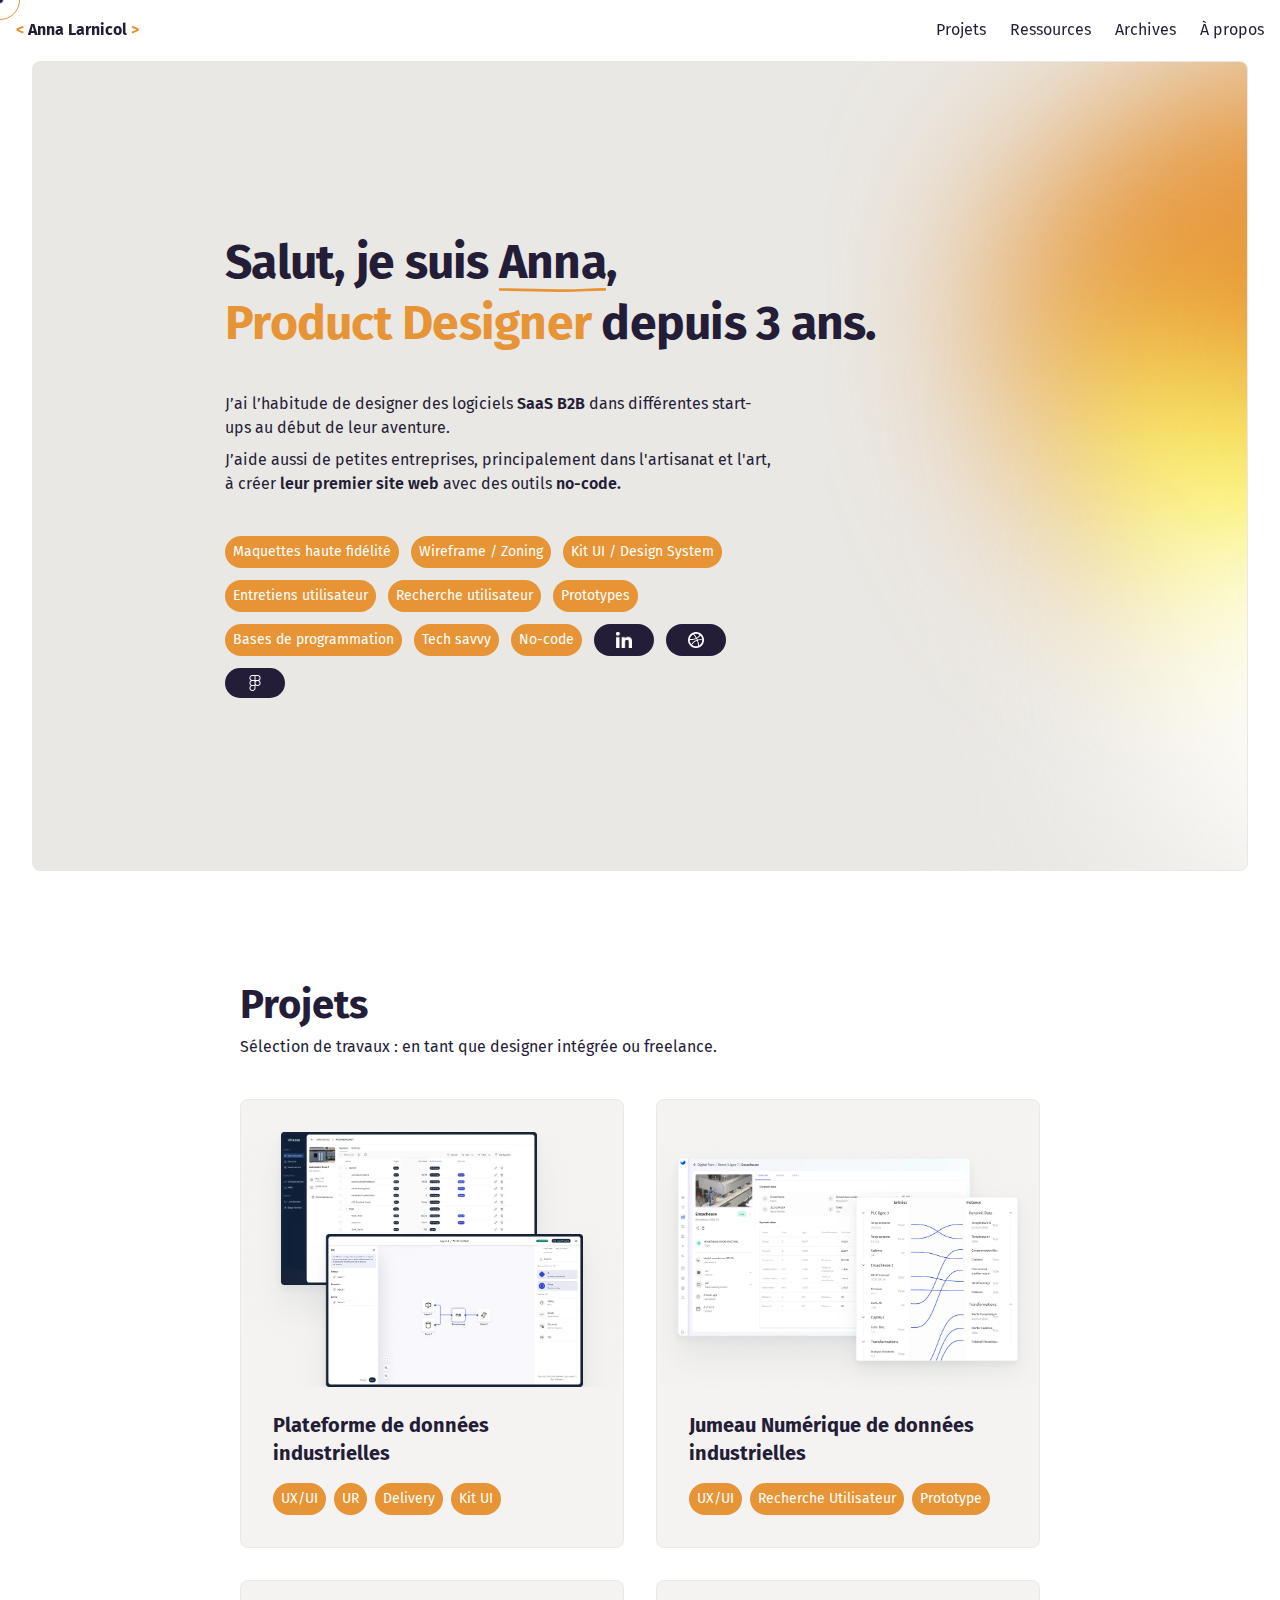
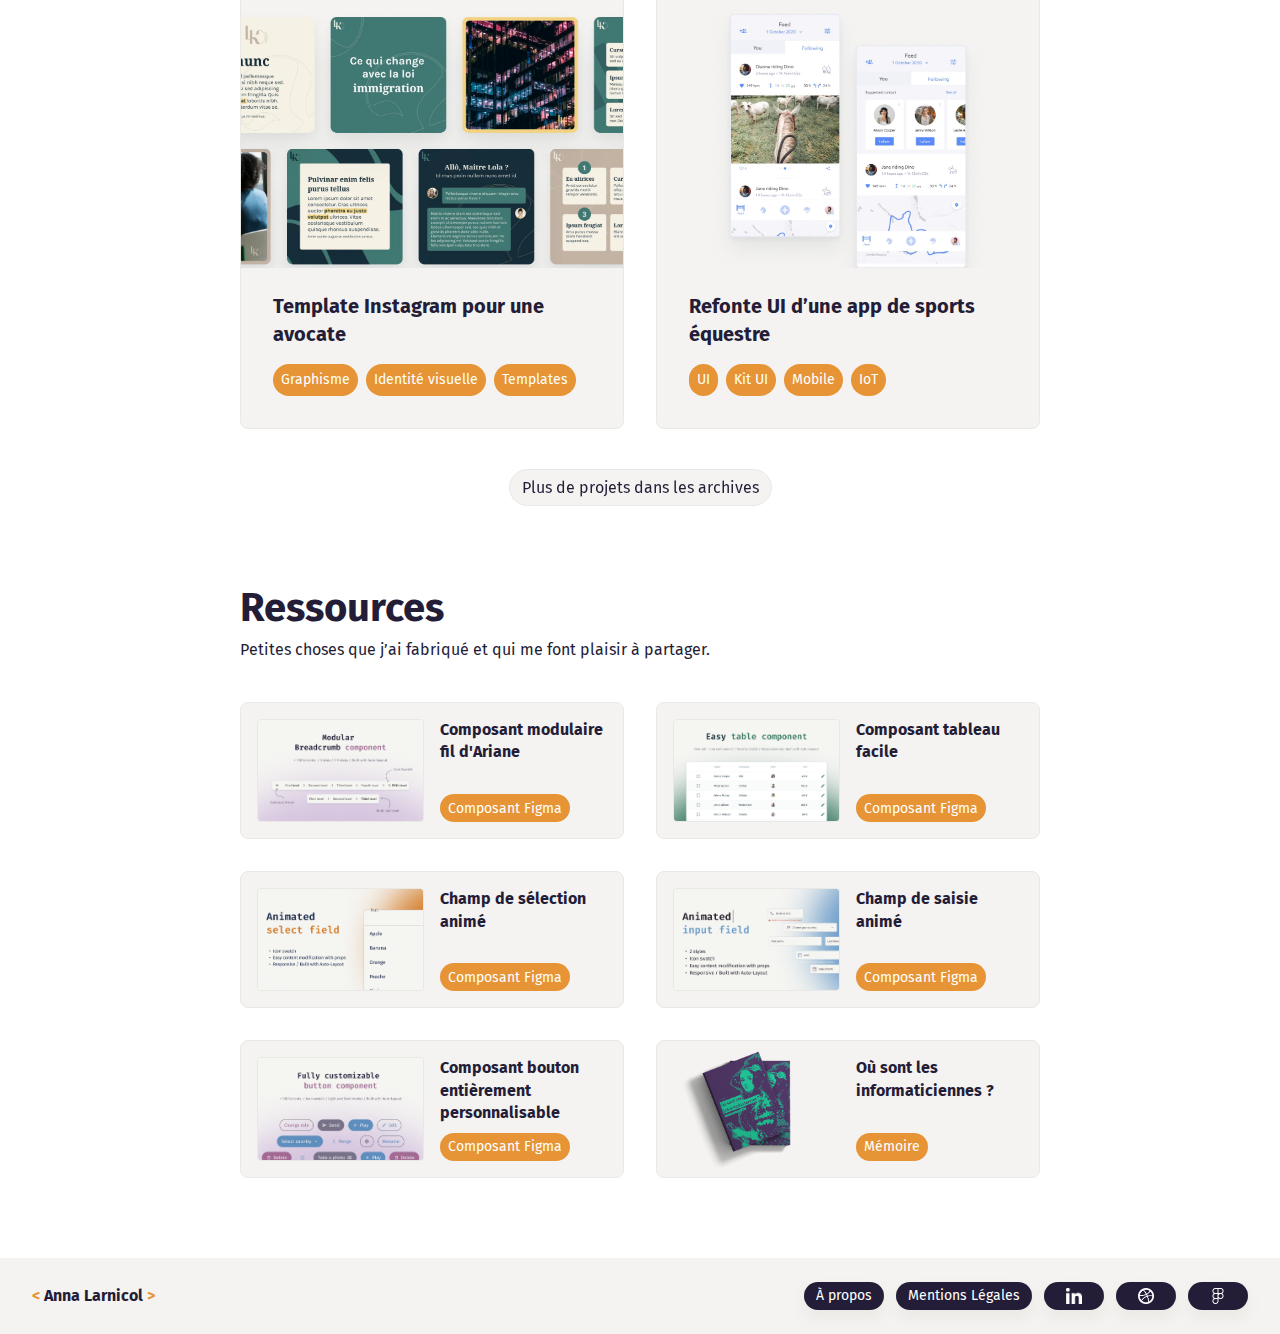
<file: index.html>
<!DOCTYPE html>
<html lang="fr">

<head>
    <meta charset="UTF-8">
    <meta name="viewport" content="width=device-width, initial-scale=1.0">
    <title>Anna Larnicol // Product Designer</title>
    <link href="https://fonts.googleapis.com/css2?family=Fira+Code:wght@300..700&display=swap" rel="stylesheet">
    <link
        href="https://fonts.googleapis.com/css2?family=Fira+Sans:ital,wght@0,100;0,200;0,300;0,400;0,500;0,600;0,700;0,800;0,900;1,100;1,200;1,300;1,400;1,500;1,600;1,700;1,800;1,900&display=swap"
        rel="stylesheet">
    <link rel="stylesheet" href="style.css">
    <script src="script.js"></script>
  	<!-- Hotjar Tracking Code for https://annalarnicol.com/ -->
	<script>
		(function(h,o,t,j,a,r){
			h.hj=h.hj||function(){(h.hj.q=h.hj.q||[]).push(arguments)};
			h._hjSettings={hjid:5167997,hjsv:6};
			a=o.getElementsByTagName('head')[0];
			r=o.createElement('script');r.async=1;
			r.src=t+h._hjSettings.hjid+j+h._hjSettings.hjsv;
			a.appendChild(r);
		})(window,document,'https://static.hotjar.com/c/hotjar-','.js?sv=');
	</script>
    <!-- <script type="text/javascript" src="https://cdn.weglot.com/weglot.min.js"></script>
    <script>
        Weglot.initialize({
            api_key: 'wg_4dcfaf7dc6597c39c02ed51ee070515b2'
        });
    </script> -->

</head>

<body>
   <div class="cursor desktop" id="cursor"></div>
  <div class="cursor-big desktop" id="cursorBig"></div>
    <div id="nav">
        <a class="logo-anna nowrap desktop" href="index.html">
            <span class="color"><</span> Anna Larnicol <span class="color">></span>
        </a>
        <a class="logo-anna nowrap mobile" href="index.html">
            <span class="color"><</span>AL<span class="color">></span>
        </a>
        <div id="menu">
            <a href="index.html#projets">Projets</a>
            <a class="desktop" href="index.html#ressources">Ressources</a>
            <a href="archives.html">Archives</a>
            <a id="aproposBTN" onclick="openAPropos()">À propos</a>
        </div>
    </div>

    <div id="hero">
        <div id="hero-infos">
            <h1>Salut, <span class="nowrap">je suis <span class="underline">Anna</span>,</span> <br><span
                    class="color">Product
                    Designer</span> <span class="nowrap">depuis 3 ans.</span></h1>
            <div>
                <p style="font-size: 16px !important;">J’ai l’habitude de designer des logiciels <span class="bold">SaaS B2B</span> dans différentes
                    start-ups <span class="nowrap">au début de&nbspleur aventure.</span>
                </p>
                <p style="font-size: 16px !important;">J’aide aussi de petites entreprises, principalement dans l'artisanat et l'art, à créer <span
                        class="bold">leur premier site web</span> avec des outils <span class="bold">no-code.</span></p>
            </div>
            <ul id="badges">
                <li>Maquettes haute fidélité</li>
                <li>Wireframe / Zoning</li>
                <li>Kit UI / Design System</li>
                <li>Entretiens utilisateur</li>
                <li>Recherche utilisateur</li>
                <li>Prototypes</li>
                <li>Bases de programmation</li>
                <li>Tech savvy</li>
                <li>No-code</li>
                <a href="https://www.linkedin.com/in/anna-larnicol/" target="_blank" class="lien"><img
                        src="linkedin.png" alt="Linkedin" class="logo"></a>
                <a href="https://dribbble.com/Anna_Larnicol" target="_blank" class="lien"><img src="dribbble.png"
                        alt="Dribbble" class="logo"></a>
                <a href="https://www.figma.com/@anna_larnicol" target="_blank" class="lien"><img src="figma.png"
                        alt="Figma" class="logo"></a>
            </ul>              
        </div>
        <svg id="svgHero" class="desktop" width="421" height="675" viewBox="0 0 421 675" fill="none" xmlns="http://www.w3.org/2000/svg">
            <g style="mix-blend-mode:multiply" filter="url(#filter0_f_846_44272)">
            <path fill-rule="evenodd" clip-rule="evenodd" d="M247.369 385.549C196.784 307.227 160.348 213.017 175.541 130.907C190.377 50.7231 260.177 15.2525 322.617 -21.1332C385.353 -57.6913 451.96 -108.787 528.132 -74.5581C602.98 -40.9244 632.598 59.2827 676.403 137.846C718.814 213.912 778.649 287.604 774.868 367.965C770.809 454.224 723.008 524.234 656.658 557.442C592.833 589.387 512.853 568.321 437.655 536.74C364.489 506.011 294.806 458.996 247.369 385.549Z" fill="#E69435"/>
            </g>
            <g style="mix-blend-mode:overlay" filter="url(#filter1_f_846_44272)">
            <path fill-rule="evenodd" clip-rule="evenodd" d="M251.178 234.561C314.007 181.318 400.008 243.727 472.22 267.766C520.167 283.728 559.496 309.677 590.644 347.57C622.323 386.109 644.33 429.469 647.466 480.96C651.723 550.871 666.704 633.868 611.193 685.002C554.77 736.976 468.008 726.781 398.323 710.457C339.951 696.783 298.455 654.381 268.807 604.797C243.085 561.779 249.957 509.952 247.493 458.205C243.83 381.289 187.928 288.161 251.178 234.561Z" fill="#F4F3F1"/>
            </g>
            <g style="mix-blend-mode:overlay" filter="url(#filter2_f_846_44272)">
            <path fill-rule="evenodd" clip-rule="evenodd" d="M652.537 911.532C578.483 947.566 510.608 865.811 446.594 824.644C404.09 797.311 372.409 762.433 351.61 718.01C330.457 672.829 319.868 625.37 329.576 574.705C342.757 505.916 348.788 421.793 415.229 385.992C482.761 349.603 564.299 380.958 627.775 414.023C680.945 441.721 710.653 493.075 727.104 548.455C741.377 596.502 721.89 645.015 711.468 695.761C695.977 771.19 727.087 875.258 652.537 911.532Z" fill="#F4F3F1"/>
            </g>
            <defs>
            <filter id="filter0_f_846_44272" x="0.0579224" y="-257.852" width="946.981" height="1003.18" filterUnits="userSpaceOnUse" color-interpolation-filters="sRGB">
            <feFlood flood-opacity="0" result="BackgroundImageFix"/>
            <feBlend mode="normal" in="SourceGraphic" in2="BackgroundImageFix" result="shape"/>
            <feGaussianBlur stdDeviation="86" result="effect1_foregroundBlur_846_44272"/>
            </filter>
            <filter id="filter1_f_846_44272" x="49.1964" y="41.6543" width="775.329" height="854.018" filterUnits="userSpaceOnUse" color-interpolation-filters="sRGB">
            <feFlood flood-opacity="0" result="BackgroundImageFix"/>
            <feBlend mode="normal" in="SourceGraphic" in2="BackgroundImageFix" result="shape"/>
            <feGaussianBlur stdDeviation="86" result="effect1_foregroundBlur_846_44272"/>
            </filter>
            <filter id="filter2_f_846_44272" x="153.947" y="197.705" width="750.201" height="894.773" filterUnits="userSpaceOnUse" color-interpolation-filters="sRGB">
            <feFlood flood-opacity="0" result="BackgroundImageFix"/>
            <feBlend mode="normal" in="SourceGraphic" in2="BackgroundImageFix" result="shape"/>
            <feGaussianBlur stdDeviation="86" result="effect1_foregroundBlur_846_44272"/>
            </filter>
            </defs>
            </svg>  
    </div>

    <div id="apropos">
        <h2>À propos</h2>
        <button class="close-button hoverEffect" id="aproposCloseBTN" onclick="closeAPropos()">X</button>

        <p>Autonome et rigoureuse, j’ai un fort intérêt pour la tech, surtout quand elle est responsable et engagée.
        </p>
        <p>Les process métier complexes ne me font pas peur et je travaille main dans la main avec les développeurs.
        </p>
        <p>J’ai évolué principalement en tant que seule designer dans des start-up early stage/pre-PMF en B2B
            (coopérative de données, app pour objet connecté, SaaS industriel). Cela m'a permis de collaborer en
            lien étroit avec des équipes très variées.</p>
        <img src="tele.jpg" alt="">
        <h3>Experiences</h3>

        <div id="experiences" class="blocTimeline"></div>
        <h3>Formations</h3>

        <div id="formations" class="blocTimeline"></div>
        <h3>Compétences</h3>

        <div class="competences">
            <h4>Design UX/UI</h4>
            <p>Tests et recherche utilisateur, maquettes basse et haute fidélité, prototypage, kits UI.</p>
            <h4>Tech savvy</h4>
            <p>Bases d’HTML/CSS, JavaScript, compréhension des frameworks frontend (React, Angular) ainsi que du cycle de vie d’un logiciel web. </p>
            <h4>Design Graphique</h4>
            <p>Edition, identité, communication print et web</p>
            <h4>Outils</h4>
            <p>Figma, Notion, Linear, Suite Adobe, Dovetail, Blender, Webflow.</p>
            <p class="softskills">Grande capacité d’adaptation et d’apprentissage, réactivité et proactivité, autonomie.
            </p>
        </div>
        <h3>Langues</h3>

        <div class="competences">
            <h4>Francais</h4>
            <p>Maternel</p>
            <h4>Anglais</h4>
            <p>Professionnel</p>
            <h4>Breton</h4>
            <p>Insultes uniquement</p>
        </div>
    </div>
    
    <div id="aproposOverlay" class="overlay" onclick="closeAPropos()" style="display: none;"></div>

    <div id="projets">
        <div class="title">
            <h2>Projets</h2>
            <p>Sélection de travaux : en tant que designer intégrée ou freelance. </p>
                  </div>
        <div id="liste-projets"></div>
        <a href="archives.html"><button class="hoverEffect">Plus de projets dans les archives</button></a>
    </div>

    <div id="p-details" style="display: none;">
        <div class="p-header">
            <div class="header">
                <div class="p-header-title">
                    <h3 id="p-title"></h3>
                    <div class="p-sous-titre">
                        <p id="p-category"></p>
                        <p class="color bold">-</p>
                        <p id="p-date"></p>
                    </div>
                </div>
                <a href="#projets"><button class="close-button hoverEffect" id="close-button">X</button></a>
            </div>
            <img id="p-fi" alt="">
            <div id="p-text">
           
                    <h4>Contexte</h4>
                    <p id="p-context"></p>
            
                    <h4>Challenge</h4>
                    <p id="p-challenge"></p>
            
                    <h4>Actions</h4>
                    <p id="p-actions"></p>
             
            </div>
        </div>
        <div id="p-images">
        </div>
        <div id="p-nav">
            <div id="p-prev" class="nav-project hoverEffect"></div>
            <button class="desktop hoverEffect" id="projet-button">Retour à la liste des projets</button>
            <div id="p-next" class="nav-project hoverEffect"></div>
        </div>        
    </div>
    <div id="p-overlay" class="overlay" onclick="closeProjet()" style="display: none;"></div>

    <div id="ressources">
        <div class="title">
            <h2>Ressources</h2>
            <p>Petites choses que j’ai fabriqué et qui me font plaisir à partager.</p>
        </div>
        <div id="ressourcesListe"></div>
    </div>

    <div class="footer">
        <a class="logo-anna nowrap" href="index.html">
            <span class="color"><</span> Anna Larnicol <span class="color">></span>
        </a>
        <ul class="badges">
            <a class="lien" onclick="openAPropos()">À propos</a>
            <a class="lien" href="mentions-legales.html" class="desktop">Mentions Légales</a>
            <a href="https://www.linkedin.com/in/anna-larnicol/" target="_blank" class="lien"><img src="linkedin.png"
                    alt="Linkedin" class="logo"></a>
            <a href="https://dribbble.com/Anna_Larnicol" target="_blank" class="lien"><img src="dribbble.png"
                    alt="Dribbble" class="logo"></a>
            <a href="https://www.figma.com/@anna_larnicol" target="_blank" class="lien"><img src="figma.png" alt="Figma"
                    class="logo"></a>
        </ul>
    </div>

</body>

</html>
</file>
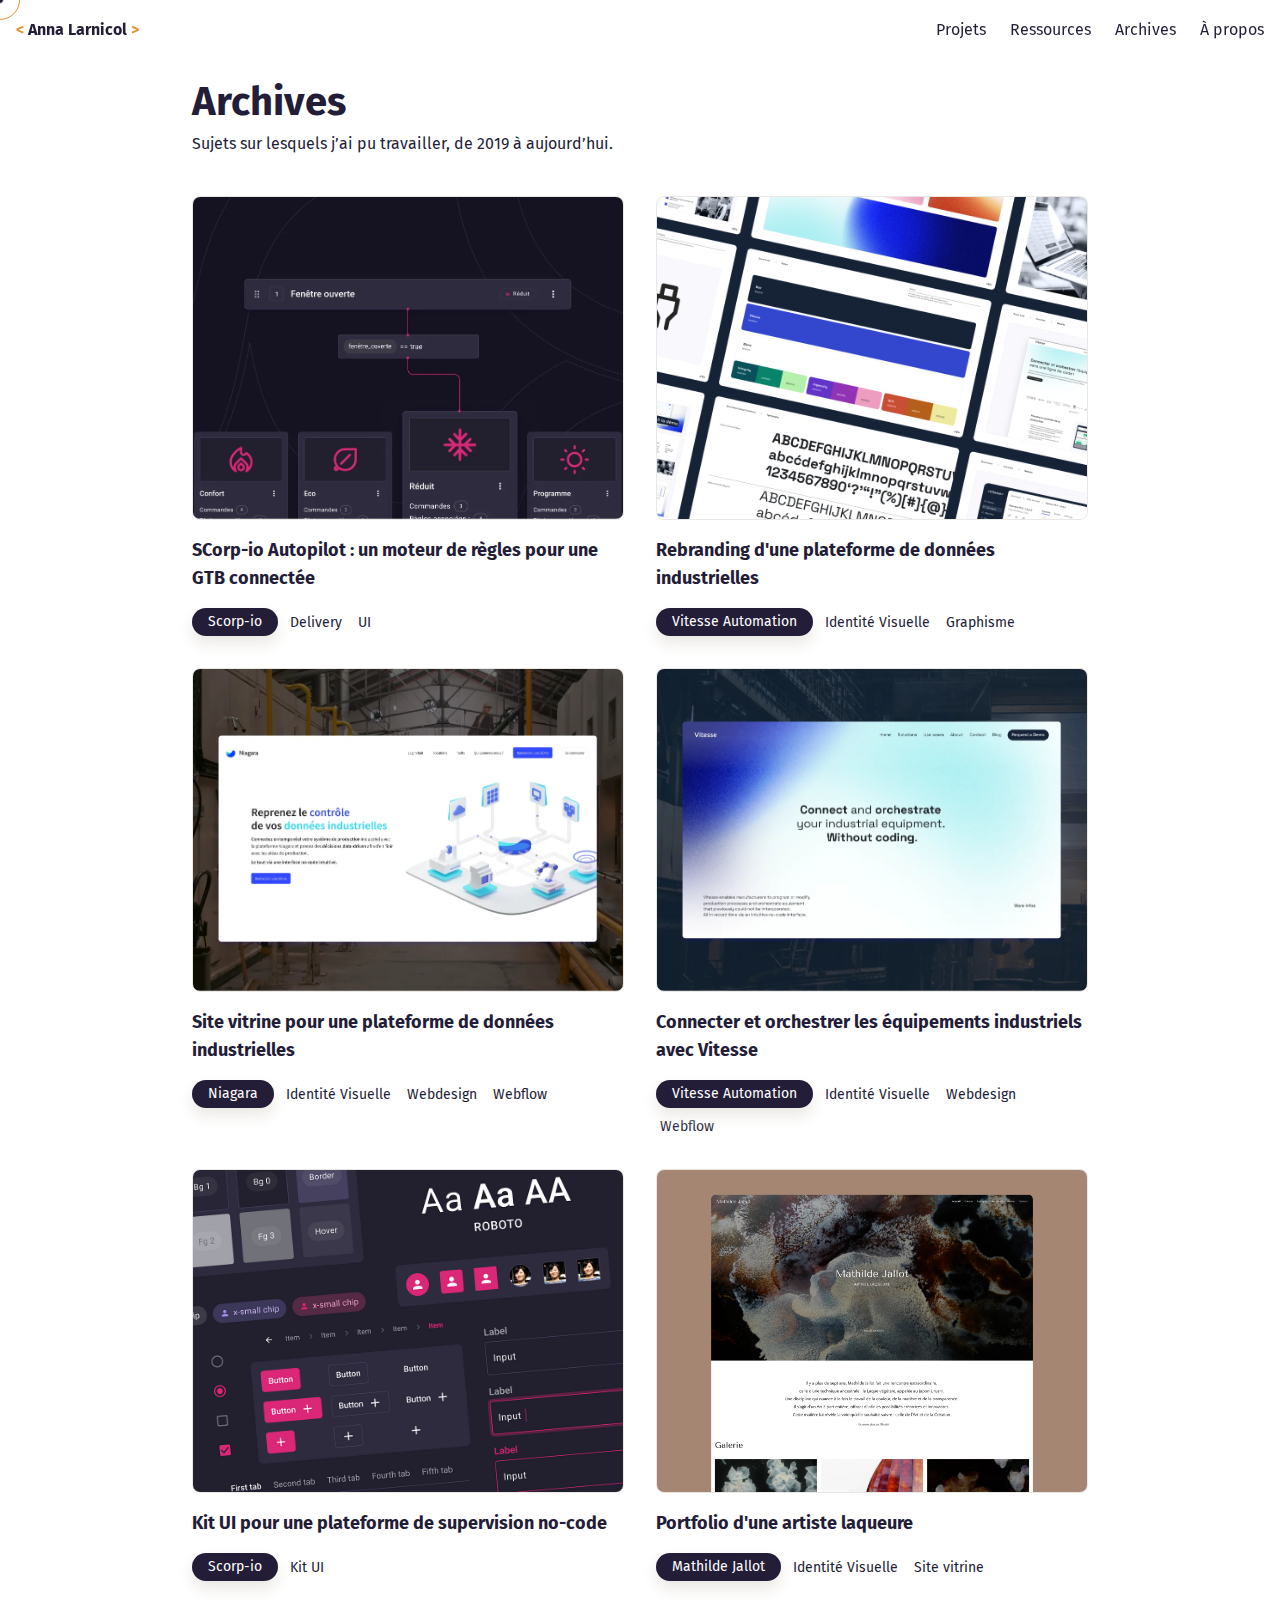
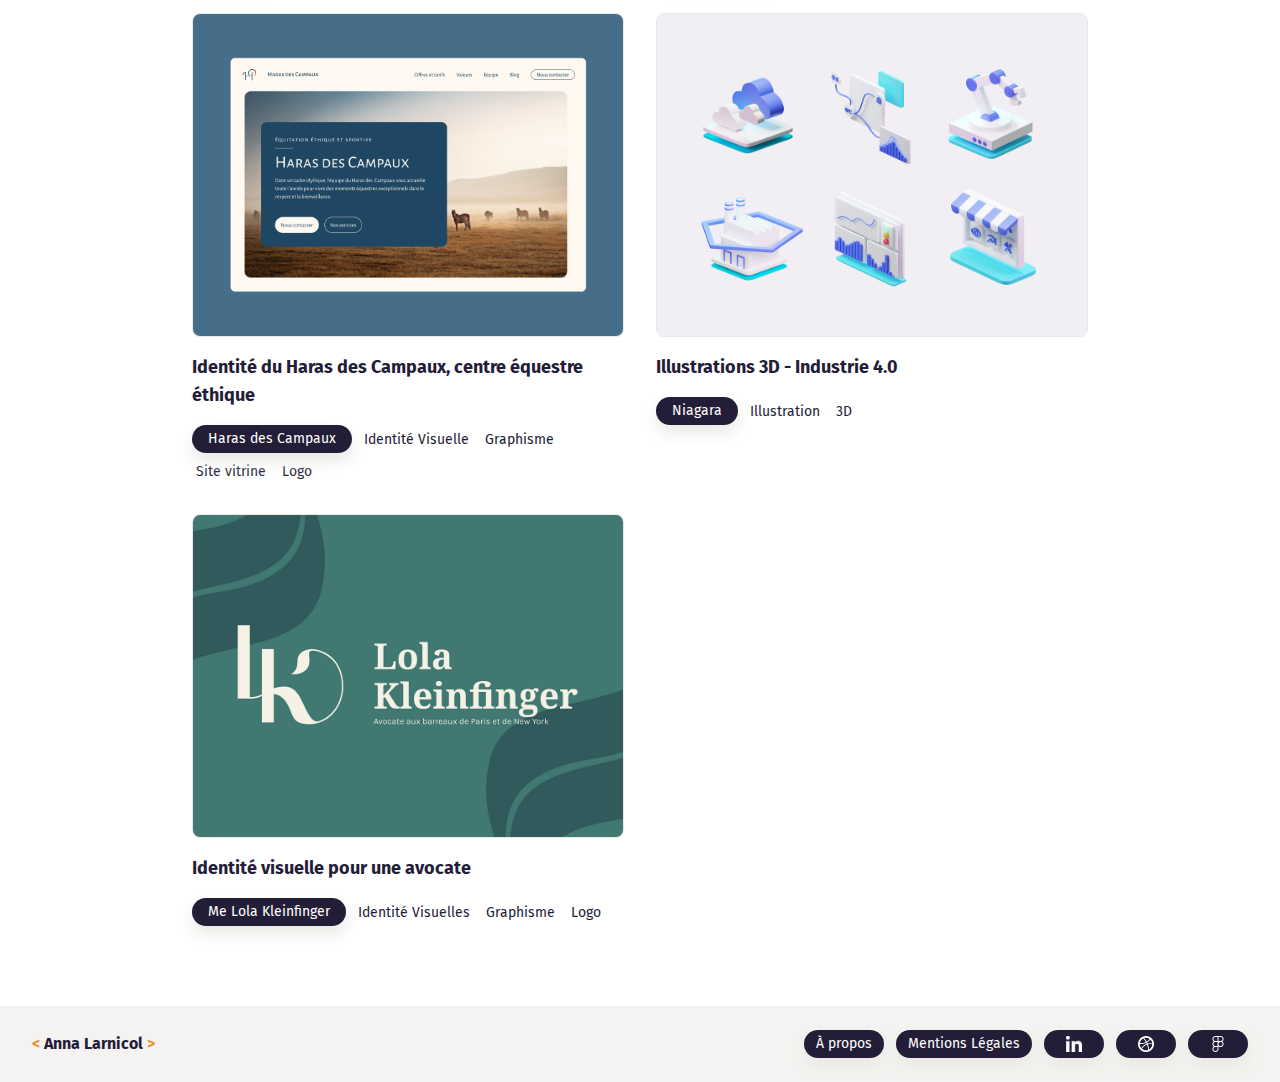
<file: archives.html>
<!DOCTYPE html>
<html lang="fr">

<head>
    <meta charset="UTF-8">
    <meta name="viewport" content="width=device-width, initial-scale=1.0">
    <title>Anna Larnicol // Product Designer</title>
    <link href="https://fonts.googleapis.com/css2?family=Fira+Code:wght@300..700&display=swap" rel="stylesheet">
    <link
        href="https://fonts.googleapis.com/css2?family=Fira+Sans:ital,wght@0,100;0,200;0,300;0,400;0,500;0,600;0,700;0,800;0,900;1,100;1,200;1,300;1,400;1,500;1,600;1,700;1,800;1,900&display=swap"
        rel="stylesheet">
    <link rel="stylesheet" href="style.css">
    <script src="script.js"></script>
  <!-- Hotjar Tracking Code for https://annalarnicol.com/ -->
	<script>
    (function(h,o,t,j,a,r){
        h.hj=h.hj||function(){(h.hj.q=h.hj.q||[]).push(arguments)};
        h._hjSettings={hjid:5167997,hjsv:6};
        a=o.getElementsByTagName('head')[0];
        r=o.createElement('script');r.async=1;
        r.src=t+h._hjSettings.hjid+j+h._hjSettings.hjsv;
        a.appendChild(r);
    })(window,document,'https://static.hotjar.com/c/hotjar-','.js?sv=');
	</script>
    <!-- <script type="text/javascript" src="https://cdn.weglot.com/weglot.min.js"></script>
    <script>
        Weglot.initialize({
            api_key: 'wg_4dcfaf7dc6597c39c02ed51ee070515b2'
        });
    </script> -->

</head>

<body>
   <div class="cursor desktop" id="cursor"></div>
  <div class="cursor-big desktop" id="cursorBig"></div>
    <div id="nav">
        <a class="logo-anna nowrap desktop" href="index.html">
            <span class="color"><</span> Anna Larnicol <span class="color">></span>
        </a>
        <a class="logo-anna nowrap mobile" href="index.html">
            <span class="color"><</span>AL<span class="color">></span>
        </a>
        <div id="menu">
            <a href="index.html#projets">Projets</a>
            <a class="desktop" href="index.html#ressources">Ressources</a>
            <a href="archives.html">Archives</a>
            <a id="aproposBTN" onclick="openAPropos()">À propos</a>
        </div>
    </div>

    <div id="apropos">
        <h2>À propos</h2>
        <button class="close-button" id="aproposCloseBTN" onclick="closeAPropos()">X</button>

        <p>Autonome et rigoureuse, j’ai un fort intérêt pour la tech, surtout quand elle est responsable et engagée.
        </p>
        <p>Les process métier complexes ne me font pas peur et je travaille main dans la main avec les développeurs.
        </p>
        <p>J’ai évolué principalement en tant que seule designer dans des start-up early stage/pre-PMF en B2B
            (coopérative de données, app pour objet connecté, SaaS industriel). Cela m'a permis de collaborer en
            lien étroit avec des équipes très variées.</p>
        <img src="tele.jpg" alt="">
        <h3>Experiences</h3>
        <div id="experiences" class="blocTimeline"></div>
        <h3>Formations</h3>
        <div id="formations" class="blocTimeline"></div>
        <h3>Compétences</h3>
        <div class="competences">
            <h4>Design UX/UI</h4>
            <p>Tests et recherche utilisateur, maquettes basse et haute fidélité, prototypage, kits UI.</p>
            <h4>Tech savvy</h4>
            <p>Bases d’HTML/CSS, JavaScript, compréhension des frameworks frontend (React, Angular) ainsi que du cycle
                de vie d’un logiciel web. </p>
            <h4>Design Graphique</h4>
            <p>Edition, identité, communication print et web</p>
            <h4>Outils</h4>
            <p>Figma, Notion, Linear, Suite Adobe, Dovetail, Blender, Webflow.</p>
            <p class="softskills">Grande capacité d’adaptation et d’apprentissage, réactivité et proactivité, autonomie.
            </p>
        </div>
        <h3>Langues</h3>
        <div class="competences">
            <h4>Francais</h4>
            <p>Maternel</p>
            <h4>Anglais</h4>
            <p>Professionnel</p>
            <h4>Breton</h4>
            <p>Insultes uniquement</p>
        </div>
    </div>

    <div id="aproposOverlay" class="overlay" onclick="closeAPropos()" style="display: none;"></div>

    <div id="archives">
        <div class="title">
            <h2>Archives</h2>
            <p>Sujets sur lesquels j’ai pu travailler, de 2019 à aujourd’hui.</p>
        </div>
        <div id="archivesListe"></div>
    </div>


    <div id="a-details" style="display: none;">
        <div class="a-header">
            <button class="close-button" id="a-close-button">X</button>
            <div class="a-text">
                <div style="display: flex; flex-direction: column; gap: 24px;">
                    <div class="header">
                        <div class="a-header-title">
                            <h3 id="a-title"></h3>
                            <div class="a-sous-titre">
                                <a class="badge lien" id="a-client"></a>
                                <p id="a-category"></p>
                                <p class="color bold">-</p>
                                <p id="a-date"></p>
                            </div>
                        </div>
                    </div>
                    <p id="a-description"></p>
                </div>
                <img id="a-fi" alt="">
            </div>
        </div>
        <div id="a-images">
        </div>
    </div>
    <div id="a-overlay" class="overlay" onclick="closeArchive()" style="display: none;"></div>


    <div class="footer">
        <a class="logo-anna nowrap" href="index.html">
            <span class="color"><</span> Anna Larnicol <span class="color">></span>
        </a>
        <ul class="badges">
            <a class="lien" onclick="openAPropos()">À propos</a>
            <a class="lien" href="mentions-legales.html" class="desktop">Mentions Légales</a>
            <a href="https://www.linkedin.com/in/anna-larnicol/" target="_blank" class="lien"><img src="linkedin.png"
                    alt="Linkedin" class="logo"></a>
            <a href="https://dribbble.com/Anna_Larnicol" target="_blank" class="lien"><img src="dribbble.png"
                    alt="Dribbble" class="logo"></a>
            <a href="https://www.figma.com/@anna_larnicol" target="_blank" class="lien"><img src="figma.png" alt="Figma"
                    class="logo"></a>
        </ul>
    </div>

</body>

</html>
</file>
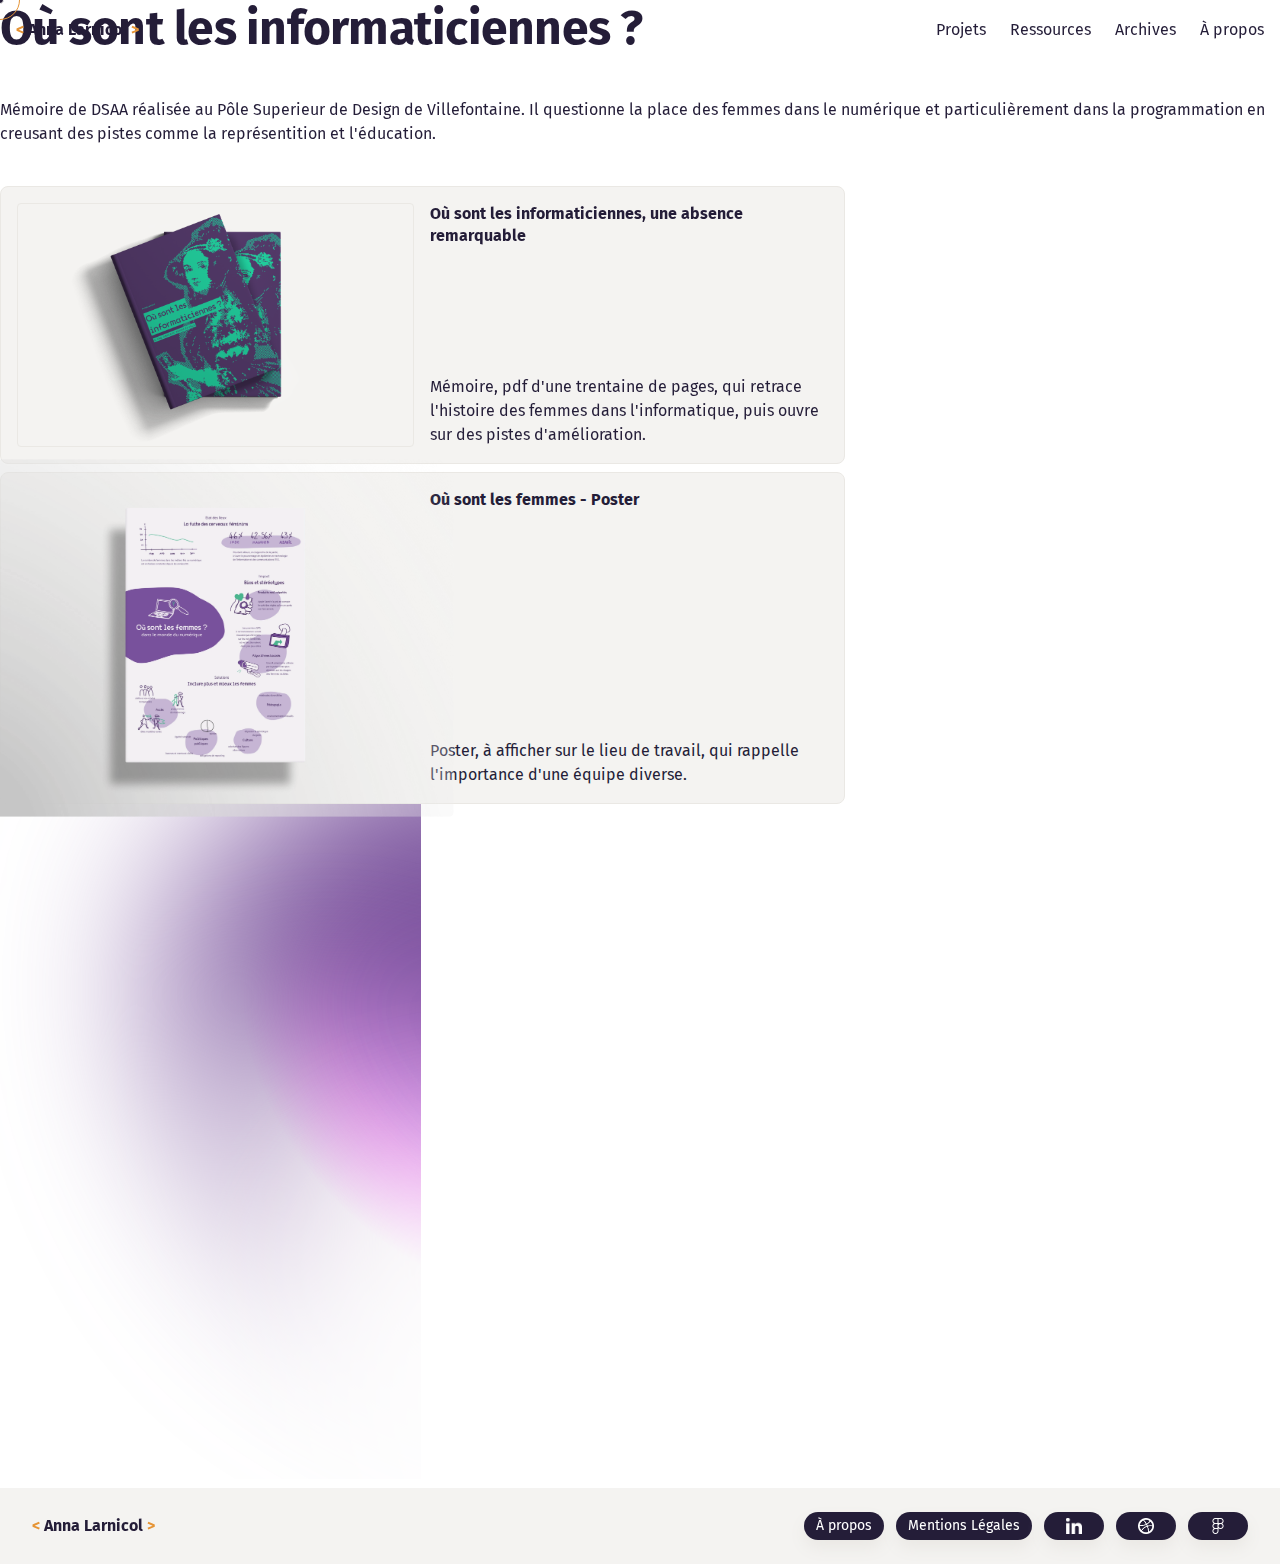
<file: memoire-informaticiennes.html>
<!DOCTYPE html>
<html lang="fr">

<head>
    <meta charset="UTF-8">
    <meta name="viewport" content="width=device-width, initial-scale=1.0">
    <title>Anna Larnicol // Product Designer</title>
    <link href="https://fonts.googleapis.com/css2?family=Fira+Code:wght@300..700&display=swap" rel="stylesheet">
    <link
        href="https://fonts.googleapis.com/css2?family=Fira+Sans:ital,wght@0,100;0,200;0,300;0,400;0,500;0,600;0,700;0,800;0,900;1,100;1,200;1,300;1,400;1,500;1,600;1,700;1,800;1,900&display=swap"
        rel="stylesheet">
    <link rel="stylesheet" href="style.css">
    <script src="script.js"></script>
  	<!-- Hotjar Tracking Code for https://annalarnicol.com/ -->
	<script>
		(function(h,o,t,j,a,r){
			h.hj=h.hj||function(){(h.hj.q=h.hj.q||[]).push(arguments)};
			h._hjSettings={hjid:5167997,hjsv:6};
			a=o.getElementsByTagName('head')[0];
			r=o.createElement('script');r.async=1;
			r.src=t+h._hjSettings.hjid+j+h._hjSettings.hjsv;
			a.appendChild(r);
		})(window,document,'https://static.hotjar.com/c/hotjar-','.js?sv=');
	</script>
    <!-- <script type="text/javascript" src="https://cdn.weglot.com/weglot.min.js"></script>
    <script>
        Weglot.initialize({
            api_key: 'wg_4dcfaf7dc6597c39c02ed51ee070515b2'
        });
    </script> -->

</head>

<body id="memoire">
   <div class="cursor desktop" id="cursor"></div>
  <div class="cursor-big desktop" id="cursorBig"></div>
    <div id="nav">
        <a class="logo-anna nowrap desktop" href="index.html">
            <span class="color"><</span> Anna Larnicol <span class="color">></span>
        </a>
        <a class="logo-anna nowrap mobile" href="index.html">
            <span class="color"><</span>AL<span class="color">></span>
        </a>
        <div id="menu">
            <a href="index.html#projets">Projets</a>
            <a class="desktop" href="index.html#ressources">Ressources</a>
            <a href="archives.html">Archives</a>
            <a id="aproposBTN" onclick="openAPropos()">À propos</a>
        </div>
    </div>

    <div id="memoire-hero">
        <div id="hero-infos">
            <h1>Où sont les <span class="underline-svg">informaticiennes</span> ?</h1>
            <p>Mémoire de DSAA réalisée au Pôle Superieur de Design de Villefontaine. Il questionne la place des femmes dans le numérique et particulièrement dans la programmation en creusant des pistes comme la représentition et l'éducation.</p>
            <div class="listHero">
                <a href="/ressources/anna_larnicol_ou_sont_les_informaticiennes.pdf" target="_blank" class="ressource">
                    <img src="ressources/memoire.webp"><div><h3>Où sont les informaticiennes, une absence remarquable</h3><p class="sous-titre">Mémoire, pdf d'une trentaine de pages, qui retrace l'histoire des femmes dans l'informatique, puis ouvre sur des pistes d'amélioration. </p></div>
                </a>
                <a href="/ressources/anna_larnicol_ou_sont_les_informaticiennes.pdf" target="_blank" class="ressource">
                    <img src="ressources/PosterMokcup.webp"><div><h3>Où sont les femmes  - Poster</h3><p class="sous-titre">Poster, à afficher sur le lieu de travail, qui rappelle l'importance d'une équipe diverse.</p></div>
                </a>
               
            </div>
        </div>
        <svg class="svgHero" class="desktop" width="421" height="675" viewBox="0 0 421 675" fill="none" xmlns="http://www.w3.org/2000/svg">
            <g style="mix-blend-mode:multiply" filter="url(#filter0_f_846_44272)">
            <path fill-rule="evenodd" clip-rule="evenodd" d="M247.369 385.549C196.784 307.227 160.348 213.017 175.541 130.907C190.377 50.7231 260.177 15.2525 322.617 -21.1332C385.353 -57.6913 451.96 -108.787 528.132 -74.5581C602.98 -40.9244 632.598 59.2827 676.403 137.846C718.814 213.912 778.649 287.604 774.868 367.965C770.809 454.224 723.008 524.234 656.658 557.442C592.833 589.387 512.853 568.321 437.655 536.74C364.489 506.011 294.806 458.996 247.369 385.549Z" fill="#79519C"/>
            </g>
            <g style="mix-blend-mode:overlay" filter="url(#filter1_f_846_44272)">
            <path fill-rule="evenodd" clip-rule="evenodd" d="M251.178 234.561C314.007 181.318 400.008 243.727 472.22 267.766C520.167 283.728 559.496 309.677 590.644 347.57C622.323 386.109 644.33 429.469 647.466 480.96C651.723 550.871 666.704 633.868 611.193 685.002C554.77 736.976 468.008 726.781 398.323 710.457C339.951 696.783 298.455 654.381 268.807 604.797C243.085 561.779 249.957 509.952 247.493 458.205C243.83 381.289 187.928 288.161 251.178 234.561Z" fill="#F4F3F1"/>
            </g>
            <g style="mix-blend-mode:overlay" filter="url(#filter2_f_846_44272)">
            <path fill-rule="evenodd" clip-rule="evenodd" d="M652.537 911.532C578.483 947.566 510.608 865.811 446.594 824.644C404.09 797.311 372.409 762.433 351.61 718.01C330.457 672.829 319.868 625.37 329.576 574.705C342.757 505.916 348.788 421.793 415.229 385.992C482.761 349.603 564.299 380.958 627.775 414.023C680.945 441.721 710.653 493.075 727.104 548.455C741.377 596.502 721.89 645.015 711.468 695.761C695.977 771.19 727.087 875.258 652.537 911.532Z" fill="#F4F3F1"/>
            </g>
            <defs>
            <filter id="filter0_f_846_44272" x="0.0579224" y="-257.852" width="946.981" height="1003.18" filterUnits="userSpaceOnUse" color-interpolation-filters="sRGB">
            <feFlood flood-opacity="0" result="BackgroundImageFix"/>
            <feBlend mode="normal" in="SourceGraphic" in2="BackgroundImageFix" result="shape"/>
            <feGaussianBlur stdDeviation="86" result="effect1_foregroundBlur_846_44272"/>
            </filter>
            <filter id="filter1_f_846_44272" x="49.1964" y="41.6543" width="775.329" height="854.018" filterUnits="userSpaceOnUse" color-interpolation-filters="sRGB">
            <feFlood flood-opacity="0" result="BackgroundImageFix"/>
            <feBlend mode="normal" in="SourceGraphic" in2="BackgroundImageFix" result="shape"/>
            <feGaussianBlur stdDeviation="86" result="effect1_foregroundBlur_846_44272"/>
            </filter>
            <filter id="filter2_f_846_44272" x="153.947" y="197.705" width="750.201" height="894.773" filterUnits="userSpaceOnUse" color-interpolation-filters="sRGB">
            <feFlood flood-opacity="0" result="BackgroundImageFix"/>
            <feBlend mode="normal" in="SourceGraphic" in2="BackgroundImageFix" result="shape"/>
            <feGaussianBlur stdDeviation="86" result="effect1_foregroundBlur_846_44272"/>
            </filter>
            </defs>
            </svg>  
        <!-- <img class="svgHero" class="desktop" src="ada.svg"> -->

        
    </div>

    <div id="apropos">
        <h2>À propos</h2>
        <button class="close-button hoverEffect" id="aproposCloseBTN" onclick="closeAPropos()">X</button>

        <p>Autonome et rigoureuse, j’ai un fort intérêt pour la tech, surtout quand elle est responsable et engagée.
        </p>
        <p>Les process métier complexes ne me font pas peur et je travaille main dans la main avec les développeurs.
        </p>
        <p>J’ai évolué principalement en tant que seule designer dans des start-up early stage/pre-PMF en B2B
            (coopérative de données, app pour objet connecté, SaaS industriel). Cela m'a permis de collaborer en
            lien étroit avec des équipes très variées.</p>
        <img src="tele.jpg" alt="">
        <h3>Experiences</h3>

        <div id="experiences" class="blocTimeline"></div>
        <h3>Formations</h3>

        <div id="formations" class="blocTimeline"></div>
        <h3>Compétences</h3>

        <div class="competences">
            <h4>Design UX/UI</h4>
            <p>Tests et recherche utilisateur, maquettes basse et haute fidélité, prototypage, kits UI.</p>
            <h4>Tech savvy</h4>
            <p>Bases d’HTML/CSS, JavaScript, compréhension des frameworks frontend (React, Angular) ainsi que du cycle de vie d’un logiciel web. </p>
            <h4>Design Graphique</h4>
            <p>Edition, identité, communication print et web</p>
            <h4>Outils</h4>
            <p>Figma, Notion, Linear, Suite Adobe, Dovetail, Blender, Webflow.</p>
            <p class="softskills">Grande capacité d’adaptation et d’apprentissage, réactivité et proactivité, autonomie.
            </p>
        </div>
        <h3>Langues</h3>

        <div class="competences">
            <h4>Francais</h4>
            <p>Maternel</p>
            <h4>Anglais</h4>
            <p>Professionnel</p>
            <h4>Breton</h4>
            <p>Insultes uniquement</p>
        </div>
    </div>
    
    <div id="aproposOverlay" class="overlay" onclick="closeAPropos()" style="display: none;"></div>

    <div class="footer">
        <a class="logo-anna nowrap" href="index.html">
            <span class="color"><</span> Anna Larnicol <span class="color">></span>
        </a>
        <ul class="badges">
            <a class="lien" onclick="openAPropos()">À propos</a>
            <a class="lien" href="mentions-legales.html" class="desktop">Mentions Légales</a>
            <a href="https://www.linkedin.com/in/anna-larnicol/" target="_blank" class="lien"><img src="linkedin.png"
                    alt="Linkedin" class="logo"></a>
            <a href="https://dribbble.com/Anna_Larnicol" target="_blank" class="lien"><img src="dribbble.png"
                    alt="Dribbble" class="logo"></a>
            <a href="https://www.figma.com/@anna_larnicol" target="_blank" class="lien"><img src="figma.png" alt="Figma"
                    class="logo"></a>
        </ul>
    </div>

</body>

</html>
</file>
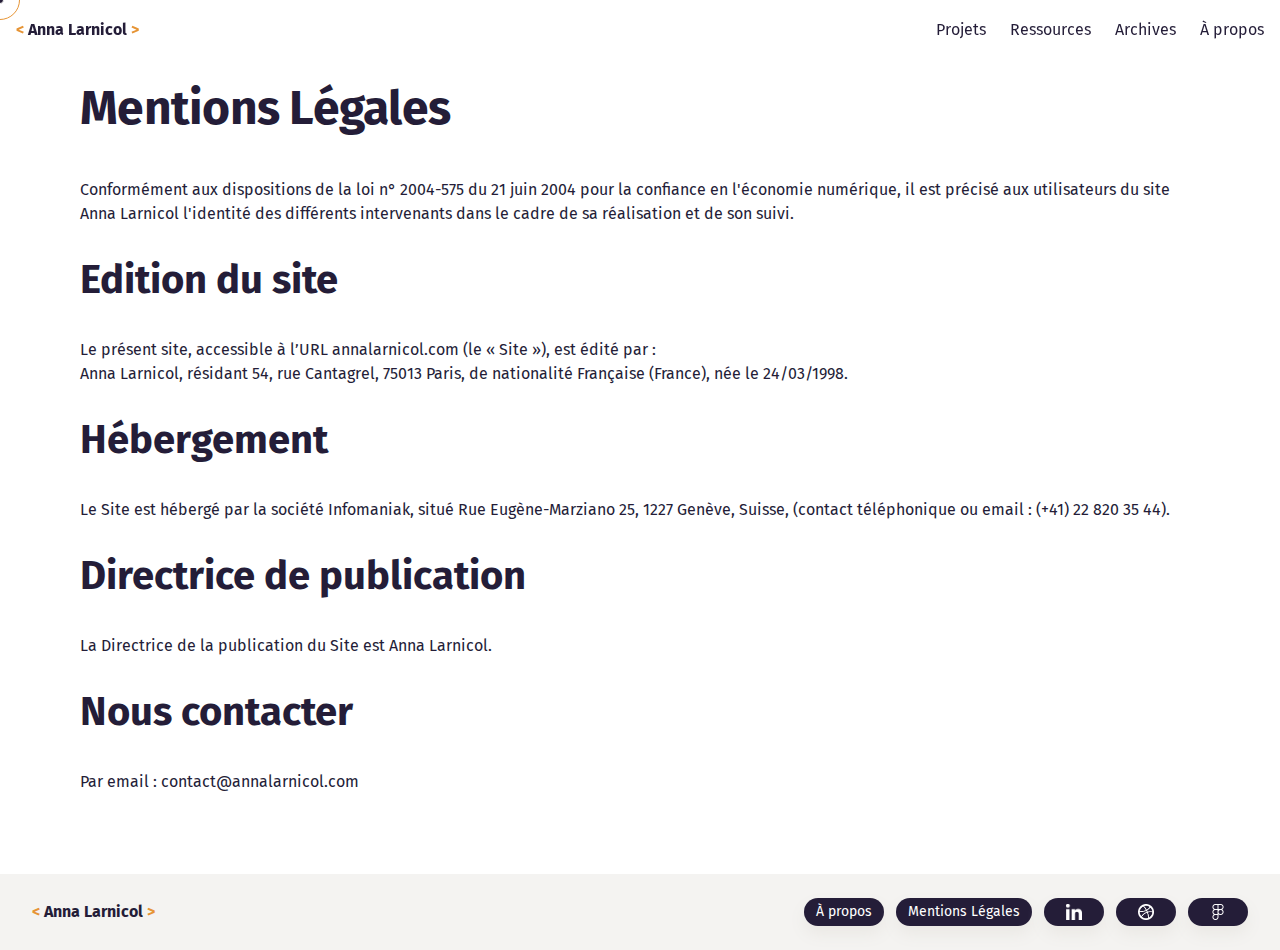
<file: mentions-legales.html>
<!DOCTYPE html>
<html lang="fr">

<head>
    <meta charset="UTF-8">
    <meta name="viewport" content="width=device-width, initial-scale=1.0">
    <title>Anna Laricol // Mentions Légales</title>
    <link href="https://fonts.googleapis.com/css2?family=Fira+Code:wght@300..700&display=swap" rel="stylesheet">
    <link
        href="https://fonts.googleapis.com/css2?family=Fira+Sans:ital,wght@0,100;0,200;0,300;0,400;0,500;0,600;0,700;0,800;0,900;1,100;1,200;1,300;1,400;1,500;1,600;1,700;1,800;1,900&display=swap"
        rel="stylesheet">
    <link rel="stylesheet" href="style.css">
    <script src="script.js"></script>
  	<!-- Hotjar Tracking Code for https://annalarnicol.com/ -->
	<script>
		(function(h,o,t,j,a,r){
			h.hj=h.hj||function(){(h.hj.q=h.hj.q||[]).push(arguments)};
			h._hjSettings={hjid:5167997,hjsv:6};
			a=o.getElementsByTagName('head')[0];
			r=o.createElement('script');r.async=1;
			r.src=t+h._hjSettings.hjid+j+h._hjSettings.hjsv;
			a.appendChild(r);
		})(window,document,'https://static.hotjar.com/c/hotjar-','.js?sv=');
	</script>
    <!-- <script type="text/javascript" src="https://cdn.weglot.com/weglot.min.js"></script>
    <script>
        Weglot.initialize({
            api_key: 'wg_4dcfaf7dc6597c39c02ed51ee070515b2'
        });
    </script> -->
</head>

<body>
    <div class="cursor desktop" id="cursor"></div>
    <div class="cursor-big desktop" id="cursorBig"></div>
    <div id="nav">
        <a class="logo-anna nowrap desktop" href="index.html">
            <span class="color"><</span> Anna Larnicol <span class="color">></span>
        </a>
        <a class="logo-anna nowrap mobile" href="index.html">
            <span class="color"><</span>AL<span class="color">></span>
        </a>
        <div id="menu">
            <a href="index.html#projets">Projets</a>
            <a class="desktop" href="index.html#ressources">Ressources</a>
            <a href="archives.html">Archives</a>
            <a id="aproposBTN" onclick="openAPropos()">À propos</a>
        </div>
    </div>

    <div id="apropos">
        <h2>À propos</h2>
        <button class="close-button" id="aproposCloseBTN" onclick="closeAPropos()">X</button>

        <p>Autonome et rigoureuse, j’ai un fort intérêt pour la tech, surtout quand elle est responsable et engagée.
        </p>
        <p>Les process métier complexes ne me font pas peur et je travaille main dans la main avec les développeurs.
        </p>
        <p>J’ai évolué principalement en tant que seule designer dans des start-up early stage/pre-PMF en B2B
            (coopérative de données, app pour objet connecté, SaaS industriel). Cela m'a permis de collaborer en
            lien étroit avec des équipes très variées.</p>
        <img src="tele.jpg" alt="">
        <h3>Experiences</h3>
        <div id="experiences" class="blocTimeline"></div>
        <h3>Formations</h3>
        <div id="formations" class="blocTimeline"></div>
        <h3>Compétences</h3>
        <div class="competences">
            <h4>Design UX/UI</h4>
            <p>Tests et recherche utilisateur, maquettes basse et haute fidélité, prototypage, kits UI.</p>
            <h4>Tech savvy</h4>
            <p>Bases d’HTML/CSS, JavaScript, compréhension des frameworks frontend (React, Angular) ainsi que du cycle de vie d’un logiciel web. </p>
            <h4>Design Graphique</h4>
            <p>Edition, identité, communication print et web</p>
            <h4>Outils</h4>
            <p>Figma, Notion, Linear, Suite Adobe, Dovetail, Blender, Webflow.</p>
            <p class="softskills">Grande capacité d’adaptation et d’apprentissage, réactivité et proactivité, autonomie.
            </p>
        </div>
        <h3>Langues</h3>
        <div class="competences">
            <h4>Francais</h4>
            <p>Maternel</p>
            <h4>Anglais</h4>
            <p>Professionnel</p>
            <h4>Breton</h4>
            <p>Insultes uniquement</p>
        </div>
    </div>

    <div id="aproposOverlay" class="overlay" onclick="closeAPropos()" style="display: none;"></div>

    <div style="display:flex; flex-direction:column;gap:32px; margin: 80px;">
        <h1>Mentions Légales</h1>
        <p>Conformément aux dispositions de la loi n° 2004-575 du 21 juin 2004 pour la confiance en l'économie numérique, il
            est précisé aux utilisateurs du site Anna Larnicol l'identité des différents intervenants dans le cadre de sa
            réalisation et de son suivi.</p>
        <h2>Edition du site</h2>
    
        <p>Le présent site, accessible à l’URL annalarnicol.com (le « Site »), est édité par :
            <br>
            Anna Larnicol, résidant 54, rue Cantagrel, 75013 Paris, de nationalité Française (France), née le 24/03/1998.
        </p>
        <h2>Hébergement</h2>
        <p>Le Site est hébergé par la société Infomaniak, situé Rue Eugène-Marziano 25, 1227 Genève, Suisse, (contact
            téléphonique ou email : (+41) 22 820 35 44).</p>
        <h2>Directrice de publication</h2>
        <p>La Directrice de la publication du Site est Anna Larnicol.</p>
        <h2>Nous contacter </h2>
        <p>Par email : contact@annalarnicol.com</p>
    </div>

    <div id="apropos">
        <h2>À propos</h2>
        <button class="close-button" id="aproposCloseBTN" onclick="closeAPropos()">X</button>

        <p>Autonome et rigoureuse, j’ai un fort intérêt pour la tech, surtout quand elle est responsable et engagée.
        </p>
        <p>Les process métier complexes ne me font pas peur et je travaille main dans la main avec les développeurs.
        </p>
        <p>J’ai évolué principalement en tant que seule designer dans des start-up early stage/pre-PMF en B2B
            (coopérative de données, app pour objet connecté, SaaS industriel). Cela m'a permis de collaborer en
            lien étroit avec des équipes très variées.</p>
        <img src="tele.jpg" alt="">
        <h3>Experiences</h3>
        <div id="experiences" class="blocTimeline"></div>
        <h3>Formations</h3>
        <div id="formations" class="blocTimeline"></div>
    </div>
    <div id="aproposOverlay" class="overlay" onclick="closeAPropos()" style="display: none;"></div>
    
    <div class="footer">
        <a class="logo-anna nowrap" href="index.html">
            <span class="color"><</span> Anna Larnicol <span class="color">></span>
        </a>
        <ul class="badges">
            <a class="lien" onclick="openAPropos()">À propos</a>
            <a class="lien" href="mentions-legales.html" class="desktop">Mentions Légales</a>
            <a href="https://www.linkedin.com/in/anna-larnicol/" target="_blank" class="lien"><img
                src="linkedin.png" alt="Linkedin" class="logo"></a>
        <a href="https://dribbble.com/Anna_Larnicol" target="_blank" class="lien"><img src="dribbble.png"
                alt="Dribbble" class="logo"></a>
        <a href="https://www.figma.com/@anna_larnicol" target="_blank" class="lien"><img src="figma.png"
                alt="Figma" class="logo"></a>
        </ul>
    </div>
</body>

</html>
</file>
<file: style.css>
:root {
    /* Mode clair */
    --background: #FFFFFF;
    --text-color: #241D38;
    --stroke-color: rgba(234, 232, 228, 1);
    --background-color: #F4F3F1;
    --background-color-transp: rgba(75, 53, 28, 0.06);
    --accent: #E69435;

    /* Autres variables */
    --imgSize: 60vh;
    --aproposSize: 50vw;
    --padding: 0 15vw;
    --fontSize: 16px;
    --fontHero: 18.5px;
}

*::selection {
    color: var(--text-color);
    background-color: var(--accent);
}
		
		  /* Curseur petit (8px) */
  .cursor {
	z-index: 1000;
    position: absolute;
    width: 8px;
    height: 8px;
    border-radius: 50%;
    background-color: var(--text-color);
    pointer-events: none;
    transform: translate(-50%, -50%);
    transition: all 0.1s ease;
	border: 1px solid var(--background-color);
  }
  
  /* Curseur grand (40px) */
  .cursor-big {
	z-index: 1000;
    position: absolute;
    width: 40px;
    height: 40px;
    border-radius: 50%;
    border: 1px solid var(--accent);
    background-color: transparent;
    pointer-events: none;
    transform: translate(-50%, -50%);
  }
  

* {
    margin: 0;
    padding: 0;
    box-sizing: border-box;
    -webkit-font-smoothing: antialiased;
    -moz-osx-font-smoothing: grayscale;
}

a{
    color: var(--text-color);
    cursor: pointer !important;
    text-decoration: none;
    transition: all 0.25s ease;
    position: relative;
}

#menu > a:hover{
    text-decoration: underline;
}

p {
    line-height: 150%;
    font-size: 16px;
}

.mobile{
    display: none;
}

.desktop{
    display: block;
}

#menu>button {
    border: none;
    background: transparent;
    font-family: "Fira Sans", sans-serif;
    padding: 0;
    font-size: var(--fontSize);
    color: var(--text-color);
}

button {
    width: fit-content;
    padding: 8px 12px;
    border: 1px solid var(--stroke-color);
    background-image: linear-gradient(to right, var(--background-color), var(--background-color));
    color: var(--text-color);
    font-family: "Fira Sans";
    font-size: var(--fontSize);
    border-radius: 100px;
    transition: all 0.25s ease;
    cursor: pointer !important;
}

.hoverEffect {
    filter: brightness(100%);
    transition: all 0.25s ease;

}

.hoverEffect:hover {
    filter: brightness(95%);
}



html{
    scroll-behavior: smooth;
}

body {
    width: 100vw;
    min-height: 100vh;
    display: flex;
    flex-direction: column;
    font-family: "Fira Sans", sans-serif;
    font-weight: 400;
    background-color: var(--background);
    color: var(--text-color);
    line-height: 28px;
    font-size: var(--fontSize);

    gap: 0px;
    transition: all 0.25s ease;
    cursor: none;
    position: relative;
}

.color {
    color: var(--accent);
}

.bold {
    font-weight: 600;
}

h1,
h2,
h3,
h4,
h5,
h6 {
    font-family: "Fira Sans";
    font-weight: 700;
}

h1 {
    margin-bottom: 8px;
    line-height: 120%;
    font-size: 48px;
    font-weight: 700 !important;
    letter-spacing: -0.75px;
    display: inline;
}

h2 {
    margin-bottom: 4px;
    line-height: 110%;
    width: 100%;
    font-size: 40px;
}

h3 {
    font-size: 18px;
}

h4{
    font-size: 16px;
}

.underline {
    background-image: url('underline.svg');
    background-size: 100% 10px;
    background-repeat: no-repeat;
    background-position: bottom;
    padding-bottom: 3px;
    display: inline-block;
    text-decoration: none;
    color: var(--text-color);
}

.nowrap {
    white-space: nowrap;
}

#nav {
    position: fixed;
    top: 0;
    left: 0;
    width: 100vw;
    padding: 16px;
    z-index: 40;
    display: flex;
    justify-content: space-between;
    background-color: transparent;
    transition: all 0.25s ease;
    border-bottom: 1px solid transparent;
    

}

.navbar-scrolled{
    background-color: var(--background) !important;
    padding: 4px 32px !important;
    border-bottom: 1px solid var(--stroke-color) !important;
}

#menu {
    display: flex;
    gap: 24px;
}

.logo-anna {
    font-weight: 600;
    font-size: var(--fontSize);
    text-decoration: none;
    font-family: "Fira Sans";
    font-weight: 700;
}

.title{
    display: flex;
    flex-direction: column;
    gap: 4px;
    width: 70vw;
    max-width: 800px;
}

/*Page d'accueil*/

#hero {
    width: calc(100vw-64px);
    height: calc(90vh); 
    background-color: var(--stroke-color);
	padding: 80px 15vw;
    position: relative;
    overflow: hidden;
    display: flex;
    justify-content: start;
    align-items: center;
    font-size: var(--fontHero);
	margin: 61px 32px 32px 32px;
	border-radius: 8px;
	border: 1px solid var(--stroke-color);																				
																					
}

#hero-infos{
    height: fit-content;
    display: flex;
    flex-direction: column;
    gap: 40px;
    width: 100%;
    z-index: 10;
}

#hero-infos>div {
    display: flex;
    flex-direction: column;
    gap: 8px;
    height: min-content;
    max-width: 66%;
}

#hero-infos>h1 {
    margin: 0;
    height: min-content;
}

#badges {
    grid-column: span 4;
    max-width: 66%;
    display: flex;
    gap: 12px;
    flex-wrap: wrap;
    height: min-content;
}

#badges>* {
    text-decoration: none;
    padding: 2px 8px;
    color: var(--background);
    background-color: var(--accent);
    border-radius: 100px;
    transition: all 0.25s ease;
    display: flex;
    align-items: center;
    justify-content: center;
    font-size: 14px;
}

.badge {
    text-decoration: none;
    padding: 2px 8px;
    color: var(--background);
    background-color: var(--accent);
    border-radius: 100px;
    transition: all 0.25s ease;
    display: flex;
    align-items: center;
    justify-content: center;
    font-size: 14px;
    width: fit-content;
    white-space: nowrap;
    height: 28px;
}

.badge-light {
    text-decoration: none;
    padding: 0 4px;
    color: var(--text-color);
    border-radius: 100px;
    transition: all 0.25s ease;
    display: flex;
    align-items: center;
    justify-content: center;
    font-size: 14px;
    width: fit-content;
    white-space: nowrap;
}

.badge2 {
    text-decoration: none;
    padding: 2px 8px;
    border-radius: 100px;
    border: 1px solid var(--text-color);
    transition: all 0.25s ease;
    display: flex;
    align-items: center;
    justify-content: center;
    font-size: 14px;
    width: fit-content;
}

.lien {
    background-color: var(--text-color) !important;
    box-shadow: 0px 8px 16px 0px var(--stroke-color);
    padding: 7px 16px !important;
    min-width: 60px !important;
}

.lien:hover{
    filter: brightness(70%);
}

.logo {
    height: 16px;
    width: auto;
    filter: invert(100%);
}

#svgHero{
    position: absolute;
    right: 0;
    top: 0;
    height: 100%;
    z-index: 0;
}

/*A propos*/

#apropos {
    display: flex;
    flex-direction: column;
    gap: 24px;
    z-index: 50;
    position: fixed;
    top: 0;
    left: calc(var(--aproposSize)*-1);
    height: 100vh;
    max-width: var(--aproposSize);
    padding: 48px;
    background-color: var(--background);
    overflow: scroll;
    transition: all 0.25s ease;
    align-items: center;
}

.header {
    display: flex;
    flex-direction: row;
    gap: 8px;
    position: relative;
    align-items: center;
}

#apropos > * {
    width: 80%;
} 

#apropos > h3{
    margin-top: 56px;
    font-size: 26px;
}

#apropos > img {
    border-radius: 8px;
    border: 1px solid var(--stroke-color);
}

.header>h2::before {
    content: "➜";
    color: var(--accent);
    padding-right: 16px;
}

.overlay {
    position: fixed;
    top: 0;
    left: 0;
    width: 100%;
    height: 100%;
    background-image: linear-gradient(to right, var(--stroke-color), var(--stroke-color)), linear-gradient(to right, var(--stroke-color), var(--stroke-color)),linear-gradient(to right, var(--stroke-color), var(--stroke-color));
    z-index: 25;
    display: grid;
    opacity: 0.5;
    filter: brightness(80%);
}

.blocTimeline {
    display: flex;
    flex-direction: column;
    gap: 24px;
}

.competences{
    width: 80%;
    display: grid;
    grid-template-columns: auto 1fr;
    grid-template-rows: auto;
}

.competences > h4{
    font-size: var(--fontSize);
    word-break: no-break;
    padding-right: 16px;
    border-top: 1.5px solid var(--stroke-color);
    padding-top: 16px;
}

.competences > p {
    border-top: 1.5px solid var(--stroke-color);
    margin-bottom: 16px;
    padding-top: 16px;
}

.softskills{
    grid-column: span 2;
    padding: 16px;
    border: 1.5px solid var(--stroke-color);
    border-radius: 8px;
    background-color: var(--background-color);
    margin-top: 16px;
}


.timeline{
    display: flex;
    flex-direction: column;
    gap: 16px;
    padding: 16px 20px;
    border: 1.5px solid var(--stroke-color);
    border-radius: 8px;
    background-color: var(--background);
}

.timeline:first-child{
    background-color: var(--background-color);
}

.timeline > p{
    margin-bottom: 16px;
}

.xp-header{
    display: flex;
    flex-direction: row;
    gap: 16px;
    position: relative;
    align-items: center;
}

.xp-header > div{
    height: fit-content;
}

.xp-header > img{
    height: 62px;
    border-radius: 4px;
    border: 1.5px solid var(--stroke-color);
}

.xp-date{
    font-weight: 300;
}

.xp-entreprise, .xp-poste{
    font-weight: 600;
}

.xp-note{
    font-weight: 300;
}

.xp-note::before{
    content: "//";
    padding-right: 4px;
    font-weight: 300;
}

#apropos > ul{
    margin-left: 24px;
}

.close-button {
    background: transparent;
    border: none;
    font-size: 24px;
    opacity: 0.5;
    padding: 8px;
    line-height: 100%;
    width: 40px !important;
}

.close-button:hover {
    background: var(--stroke-color);
    border: none;
    opacity: 1;
}

#aproposCloseBTN{
    position: absolute;
    top: 0;
    left: 50vw;
    transform: translate(-150%, 50%);
}

/*Liste des projets*/

#projets, #ressources{
    width:100%;
    display: flex;
    flex-direction: column;
    gap: 40px;
    padding: 80px 15vw 0px 15vw;
    align-items: center;
}

#liste-projets{
    width: 70vw;
    max-width: 800px;
    display: grid;
    grid-template-columns: 1fr 1fr;
    grid-template-rows: auto;
    gap: 32px;
}

.projet{
    width: 100%;
    padding: 32px;
    background: var(--background-color);
    border: 1px solid var(--stroke-color);
    border-radius: 8px;
    display: flex;
    flex-direction: column;
    gap: 16px;
    overflow: hidden;
    transition: all 0.3s ease;
}

.projet:hover{
    background: #EAE8E4;
    cursor: pointer;
}

.imgContainer{
    width: calc(100% + 32px + 32px);
    transform: translateX(-32px);
    height: 255px;
    overflow: visible;
    position: relative;
    display: flex;
    justify-content: center;
    align-items: center;
    margin-bottom: 8px;
}

.imgContainer > img{
    width: calc(auto + 32px + 32px);
    height: 255px;
    overflow: hidden;
    object-fit: cover;
    transition: transform 0.3s ease; 
}

.projet:hover .imgContainer > img {
    transform: scale(1.025);
}

.projet > ul{
    display: flex;
    flex-direction: row;
    flex-wrap: wrap;
    gap: 8px;
}

.projet > h3{
    font-size: 20px;
    flex-grow: 1;
}

.projet > ul > li{
    text-decoration: none;
    padding: 2px 8px;
    color: var(--background);
    background-color: var(--accent);
    border-radius: 100px;
    transition: all 0.25s ease;
    display: flex;
    align-items: center;
    justify-content: center;
    font-size: 14px;
}

#p-nav{
    display: grid;
    grid-template-columns: 1fr 1fr 1fr;
    align-items: center;    
    margin: 0 2.5% 2.5% 2.5%;
    padding: 2.5% 0px 0px 0px;
    border-top: 1px solid var(--stroke-color);
    justify-items: center;
}

.nav-project > div{
    display: flex;
    flex-direction: row;
    gap: 12px;
    padding: 12px;
    align-items: space-between;
    font-size: 14px;
    background-color: var(--background-color);
    line-height: 150%;
    border: 1px solid var(--stroke-color);
    border-radius: 8px;
    cursor: pointer;
}

.nav-project > div > p{
    font-weight: 500;
} 

/* Details projets */

#p-details, #a-details{
    top: 0;
    left: 0;
    position: fixed;
    background-color: var(--background);
    width: auto;
    height: 90vh;
    margin: 5vh 5vw;
    z-index: 350;
    border-radius: 8px;
    border: 1px solid var(--stroke-color);
    overflow: auto;
}

.p-header{
    padding: 40px 0;

    background-color: var(--background-color);
    display: flex;
    flex-direction: column;
    gap: 40px;
    position: relative;
}

#p-title{
    padding: 0vw 9vw;
    font-size: 36px;
    line-height: 120%;
}

#p-fi{
    max-width: 100%;
    height: auto;
    border: 1px solid var(--stroke-color);
    border-radius: 0px !important;
}

.p-header-title{
    width: 100%;
    flex-grow: 1;
    display: flex;
    flex-direction: column;
    gap: 4px;
    position: relative;
}

.p-sous-titre{
    display: flex;
    flex-direction: row;
    gap: 8px;
    padding: 0vw 9vw;
}

#p-text{
    display: grid;
    grid-template-columns: 120px 1fr;
    padding: 0px 9vw;
}

#p-text > *{
    padding: 16px 0;
    border-top: 1px solid var(--stroke-color);
}

#p-images, #a-images{
    padding: 3.5vw 20vw;
    display: flex;
    flex-direction: column;
    gap: 40px;
}

.p-image-container, .a-image-container{
    display: flex;
    flex-direction: column;
    gap: 8px;
}

.p-image-container > img, .a-image-container > img{
    width: 100%;
    border: 1px solid var(--stroke-color);
    border-radius: 8px;
}

.p-image-container > p, .a-image-container > p{
    opacity: 70%;
}

#close-button{
    position: fixed;
    right: 8vw;
    top: 8vh;
}

#a-close-button{
    position: fixed;
    right:6vw;
    top:3vw;
    transform: translate(-50%,50%);
    
}

/*ressources*/

#ressourcesListe{
    width: 70vw;
    max-width: 800px;
    display: grid;
    grid-template-columns: 1fr 1fr;
    grid-template-rows: 1fr 1fr 1fr;
    width: 100%;
    gap: 32px;
    margin-bottom: 80px;
}

.ressource{
    width: 100%;
    background-color: var(--background-color);
    border: 1.5px solid var(--stroke-color);
    border-radius: 8px;
    display: grid;
    grid-template-columns: 1fr 1fr;
    gap: 16px;
    padding: 16px;
    transition: all 0.3s ease; 
    cursor: ne-resize !important;
}

.ressource:hover{
    background: #EAE8E4;
    cursor: pointer;
}

.ressource > img{
    width: 100%;
    height: 100%;
    object-fit: cover;
    border-radius: 4px;
    border: 1.5px solid var(--stroke-color);
    transition: all 0.3s ease; 
}

.ressource:hover > img{
    transform: scale(1.025);
}

.ressource:last-child > img{
    border: none;
    transform: scale(1.2);
}

.ressource > div{
    display: flex;
    flex-direction: column;
    justify-content: space-between;
}

.ressource > div > h3{
    font-size: var(--fontSize);
    line-height: 140%;
    margin-bottom: 8px;
}

/*archive*/

#archives{
    position: relative;
    padding: 80px 15vw;
    display: flex;
    flex-direction: column;
    gap: 40px
}

#archivesListe{
    display: grid;
    grid-template-columns: 1fr 1fr;
    gap: 32px;
}

.archive{
    display: flex;
    flex-direction: row;
    flex-wrap: wrap;
    gap: 16px;
    outline: none;
    border-radius: 8px;
    background-color: none;
    justify-content: flex-start;
    align-items: baseline;
    align-content: flex-start;
}

.a-header{
    padding: 4vw 4vw;
    background-color: var(--background-color);
    display: flex;
    flex-direction: column;
    gap: 40px;
    position: relative;
}

.a-header-title{
    width: 100%;
    flex-grow: 1;
    display: flex;
    flex-direction: column;
    gap: 4px;
    position: relative;
}



.archive > img{
    width: 100%;
    border-radius: 8px;
    border: 1px solid var(--stroke-color);
    transform: scale(1);
    transition: all 0.3s ease;
    object-fit: cover;
    aspect-ratio: 4/3;
}

.archive > h3{
    width: 100%;
}

.archive > div{
    display: flex;
    flex-direction: row;
    flex-wrap: wrap;
    gap: 8px;
}


.archive > .title{
    max-width: none;
}

.archive:hover{
    background-color: var(--background-color);
    outline: 8px solid var(--background-color);
    border-radius: 8px;
    transition: background-color 0.3s ease, outline 0s ease;
}

.archive:hover > img{
    transform: scale(1.015);
}

.a-sous-titre{
    display: flex;
    flex-direction: row;
    gap: 8px;
    align-items: center;
    flex-wrap: wrap;
}

.a-sous-titre > p{
    display: flex;
    flex-direction: row;
    gap: 8px;
}

.a-text{
    display: grid;
    grid-template-columns: 1fr 3fr;
    gap: 56px;
    justify-items: start;
    align-items: start;
}

.a-text > div{
    align-self: stretch;
}

#a-fi{
    max-width: 100%;
    height: auto;
    border: 1px solid var(--stroke-color);
    border-radius: 8px;
    grid-row: 0/1;
}

#a-description{
    min-height: 0;
    overflow-y: scroll;
}

#a-description > p{
    margin-bottom: 16px;
}

/*footer*/

.footer{
    width: 100vw;
    padding: 24px 32px;
    background-color: var(--background-color);
    display: flex;
    flex-direction: row;
    justify-content: space-between;
    align-items: center;
}

.badges{
    grid-column: span 4;
    max-width: 66%;
    display: flex;
    gap: 12px;
    flex-wrap: wrap;
    height: min-content;
}

.badges > * {
    text-decoration: none;
    padding: 2px 8px;
    color: var(--background);
    background-color: var(--accent);
    border-radius: 100px;
    transition: all 0.25s ease;
    display: flex;
    align-items: center;
    justify-content: center;
    font-size: 14px;
}

.badges > *:hover{
    filter: brightness(70%);
}

.badges > .lien {
    padding: 0px 12px !important
}


@media only screen and (max-width: 600px) {
    :root{
        --fontSize: 14px;
    }

    .mobile{
        display: block;
    }

    .desktop{
        display: none;
    }

    :root {
        --aproposSize: 100vw;
    }

    body {
        justify-content: flex-start;
        gap: 32px;
        margin: 0px;
        cursor: auto;
    }

    h1 {
        font-size: 28px;
        font-weight: 700 !important;
    }

    h2{
        font-size: 24px;
    }
																																																																						  
	#nav{
	padding: 16px;
    z-index: 2;
    }																																																																						

    #menu{
        gap: 16px;
        font-size: var(--fontSize);
        margin-left: 16px;
    }

    .title{
        width: 100%;
    }


    /*Home*/

    #hero {
        height: fit-content;
        margin: 0px;
        padding: 72px 8vw;
		margin: 0px;
		border-radius: 0px;	
        z-index: 1;																																																																					
																																																																								
    }

    #hero-infos>div{
        max-width: 100%;
    }

    .logo-anna{
        word-break: no-break;
    }

    #badges{
        max-width: 100%;
    }

    #badges > *{
        line-height: 100%;
        height: 28px;
        padding: 12px;
    }

    .footer {
        position: relative;
        flex-direction: column;
        gap: 16px;
        align-items: stretch;
    }

    .footer > ul > *{
        padding: 0px 6px;
        height: 28px;
        font-size: 12px;
    }

    #badges {
        gap: 8px;
    }

    #badges>* {
        padding: 4px 8px;
        font-size: 12px;
    }

    .poste>img {
        height: 40px;
        width: 40px;
    }

    /* Projects */

    #projets, #ressources{
        padding: 24px 5vw;
    }

    #liste-projets{
        grid-template-columns: 1fr;
        width: 100%;
    }

    .imgContainer{
        height: 175px;
    }

    .imgContainer > img{
        height: 175px;
    }

    .projet > ul > li{
        padding: 0px 8px;
    }

    /*Project*/

    #p-details{
        margin: 5vw;
        width: 90vw;
        height: calc(100vh - 5vw)
    }

    .p-sous-titre, #p-title{
        padding: 0vw 4vw;
    }

    #p-title{
        font-size: 24px;
    }
    

    #close-button{
        transform: translate(-50%,-100%);
    }

    .p-header{
        padding: 4vw 0vw;
        gap: 32px;
    }

    #p-text{
        grid-template-columns: 1fr;
        padding: 0;
        padding: 0 4vw;
    }

    #p-text > *{
        border: none;
    }

    #p-text > p{
        padding: 0;
    }

    #p-text > h4{
        font-size: 16px;
    }

    #p-images{
        padding: 4vw 4vw;
        gap: 16px
    }

    .p-image-container{
        width: 100%;
    }

    #p-nav{
        grid-template-columns: 1fr 1fr;
        gap: 16px;
    }

    .nav-project>div>img{
        display: none;
    }

    /* Ressources */

    #ressourcesListe{
        width: 100%;
        grid-template-columns: 1fr;
    }
    
    .ressource{
        display: flex;
        flex-direction: column;
    }

    /*A propos */

    #apropos {
        width: calc(100vw - 24px*2);
        height: calc(100vh - 24px*2);
        margin: 24px;
        padding: 32px;
        border-radius: 8px;
    }

    .xp-header{
        flex-direction: column;
        width: 100%;
        align-items: flex-start;
    }

    #apropos > img {
        width: 100%;
        margin: 0;
    }

    #apropos > h3{
        margin-top: 32px;
        font-size: 20px;
    }

    .competences > h4{
        font-size: var(--fontSize);
        line-height: 150%;
    }

    .competences{
        width: 100%;
        grid-template-columns: 33% 1fr !important;
    }

    #aproposCloseBTN{
        position: absolute;
        top: 0;
        left: 0;
        transform: translate(calc(100vw - 24px*4), 50%); 
    }

    #apropos > p, #experiences, #formations, #apropos > h3, #apropos > h2 {
        width: 100%;
    } 

    /* Archives */

    #archives{
        margin-top: 60px;
        padding: 24px 5vw;
    }

    #archivesListe{
        grid-template-columns: 1fr;
        width: 100%;
    }

    .a-text{
        display: flex;
        flex-direction: column;
        gap: 8px;
    }

    #a-images{
        padding: 4vw;
    }

    #a-close-button{
        right: 2vw;
        top: 4vh;
    }

    #a-title{
        padding-right: 24px;
    }
}
</file>
